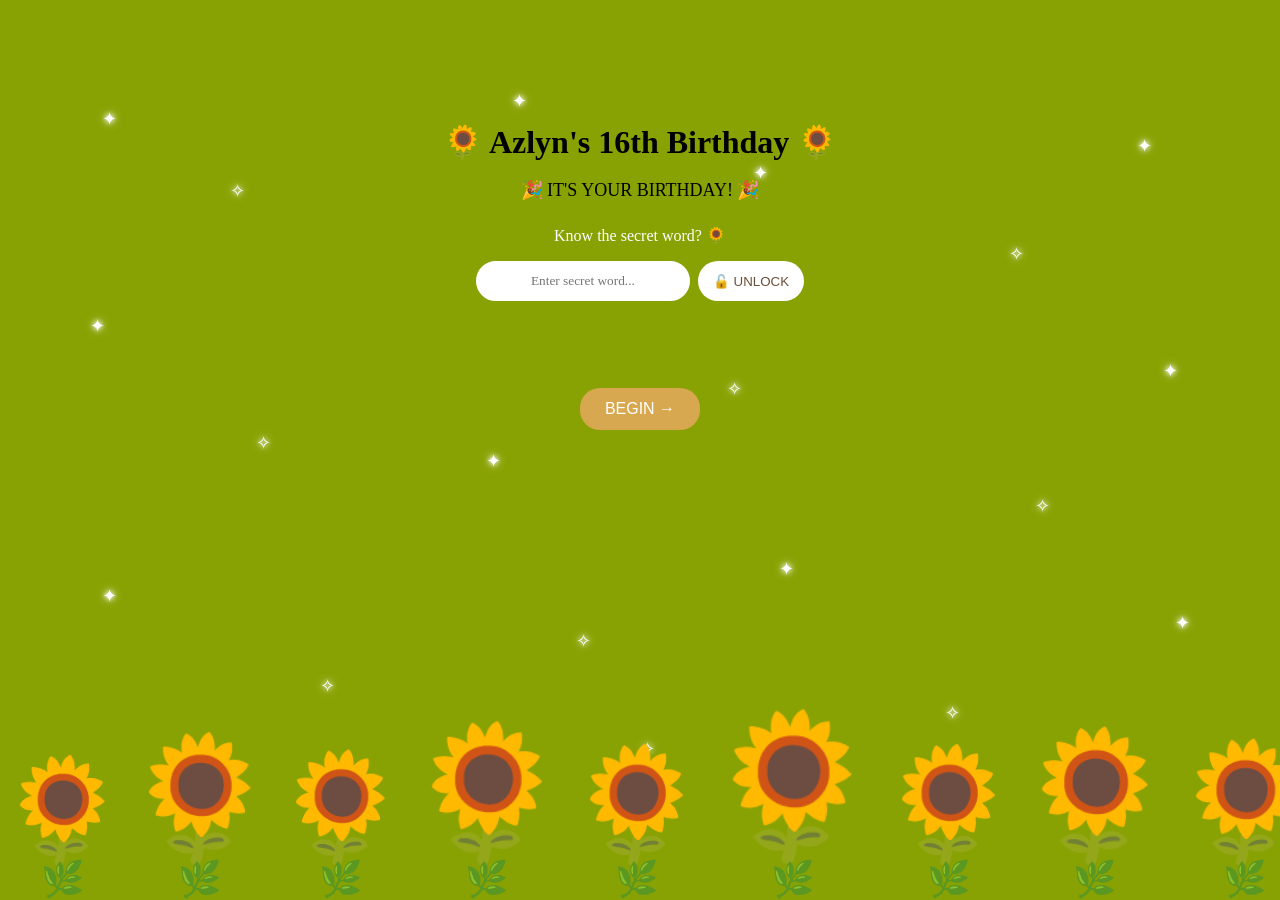
<file: index.html>
<!DOCTYPE html>
<html lang="en">

<head>

    <meta charset="UTF-8">

    <meta name="viewport" content="width=device-width, initial-scale=1.0">

    <title>Azlyn's Birthday</title>

    <link rel="stylesheet" href="style.css">

</head>


<body>

    <!-- ✨ SPARKLES -->

    <div class="sparkles">

        <span>✦</span>
        <span>✧</span>
        <span>✦</span>
        <span>✧</span>
        <span>✦</span>
        <span>✧</span>
        <span>✦</span>
        <span>✧</span>
        <span>✦</span>
        <span>✧</span>
        <span>✦</span>
        <span>✧</span>
        <span>✦</span>
        <span>✧</span>
        <span>✦</span>
        <span>✧</span>
        <span>✦</span>
        <span>✧</span>
        <span>✦</span>
        <span>✧</span>

    </div>


    <main>

        <!-- 🌻 TITLE -->

        <h1>🌻 Azlyn's 16th Birthday 🌻</h1>

        <p id="message">
            Something special is coming...
        </p>


        <!-- ⏰ COUNTDOWN -->

        <div id="timer">

            <div class="time-box">

                <span id="days">0</span>

                <small>DAYS</small>

            </div>


            <div class="time-box">

                <span id="hours">0</span>

                <small>HOURS</small>

            </div>


            <div class="time-box">

                <span id="minutes">0</span>

                <small>MINUTES</small>

            </div>


            <div class="time-box">

                <span id="seconds">0</span>

                <small>SECONDS</small>

            </div>

        </div>


        <!-- 🌻 SECRET WORD -->

        <div id="secretArea">

            <p>Know the secret word? 🌻</p>

            <div class="secretInput">

                <input
                    type="text"
                    id="secretWord"
                    placeholder="Enter secret word..."
                    autocomplete="off"
                >

                <button id="unlockButton" type="button">
                    🔓 UNLOCK
                </button>

            </div>

            <p id="secretMessage"></p>

        </div>


        <!-- 🌻 BEGIN BUTTON -->

        <button id="startButton" type="button">
            BEGIN →
        </button>


        <!-- 🌻 SUNFLOWER GARDEN -->

        <div class="garden">

            <div class="sunflower flower1"></div>
            <div class="sunflower flower2"></div>
            <div class="sunflower flower3"></div>
            <div class="sunflower flower4"></div>
            <div class="sunflower flower5"></div>
            <div class="sunflower flower6"></div>
            <div class="sunflower flower7"></div>
            <div class="sunflower flower8"></div>
            <div class="sunflower flower9"></div>
            <div class="sunflower flower10"></div>

        </div>


        <div class="garden">

            <div class="plant">🌻<span>🌿</span></div>
            <div class="plant">🌻<span>🌿</span></div>
            <div class="plant">🌻<span>🌿</span></div>
            <div class="plant">🌻<span>🌿</span></div>
            <div class="plant">🌻<span>🌿</span></div>
            <div class="plant">🌻<span>🌿</span></div>
            <div class="plant">🌻<span>🌿</span></div>
            <div class="plant">🌻<span>🌿</span></div>
            <div class="plant">🌻<span>🌿</span></div>
            <div class="plant">🌻<span>🌿</span></div>
            <div class="plant">🌻<span>🌿</span></div>
            <div class="plant">🌻<span>🌿</span></div>
            <div class="plant">🌻<span>🌿</span></div>

        </div>

    </main>


    <!-- 💻 JAVASCRIPT -->

    <script src="script.js"></script>

</body>

</html>
</file>
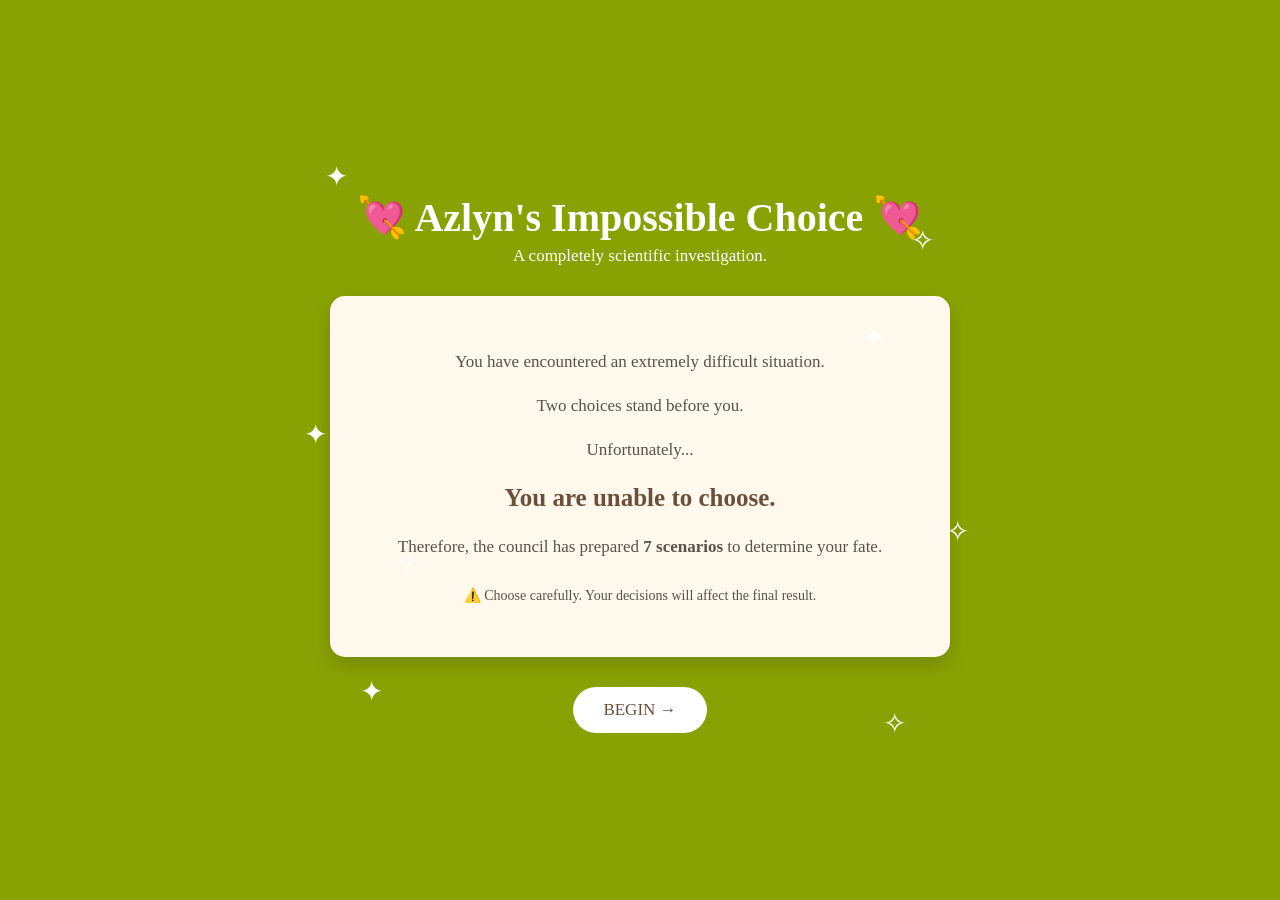
<file: choice.html>
<!DOCTYPE html>
<html lang="en">

<head>

    <meta charset="UTF-8">

    <meta name="viewport" content="width=device-width, initial-scale=1.0">

    <title>Azlyn's Impossible Choice</title>

    <link rel="stylesheet" href="choice.css">

</head>


<body>

    <main class="choice-page">

        <!-- ✨ SPARKLES -->

        <div class="sparkles">

            <span>✦</span>
            <span>✧</span>
            <span>✦</span>
            <span>✧</span>
            <span>✦</span>
            <span>✧</span>
            <span>✦</span>
            <span>✧</span>

        </div>


        <!-- 💘 TITLE -->

        <h1>
            💘 Azlyn's Impossible Choice 💘
        </h1>


        <p class="subtitle">
            A completely scientific investigation.
        </p>


        <!-- 📜 INTRODUCTION -->

        <div class="intro">

            <p>
                You have encountered an extremely difficult
                situation.
            </p>

            <p>
                Two choices stand before you.
            </p>

            <p>
                Unfortunately...
            </p>

            <h2>
                You are unable to choose.
            </h2>

            <p>
                Therefore, the council has prepared
                <strong>7 scenarios</strong> to determine
                your fate.
            </p>

            <p class="warning">
                ⚠️ Choose carefully. Your decisions will
                affect the final result.
            </p>

        </div>


        <!-- 🎮 BEGIN -->

        <button id="beginChoice">
            BEGIN →
        </button>

    </main>


    <script src="choice.js"></script>

</body>

</html>
</file>
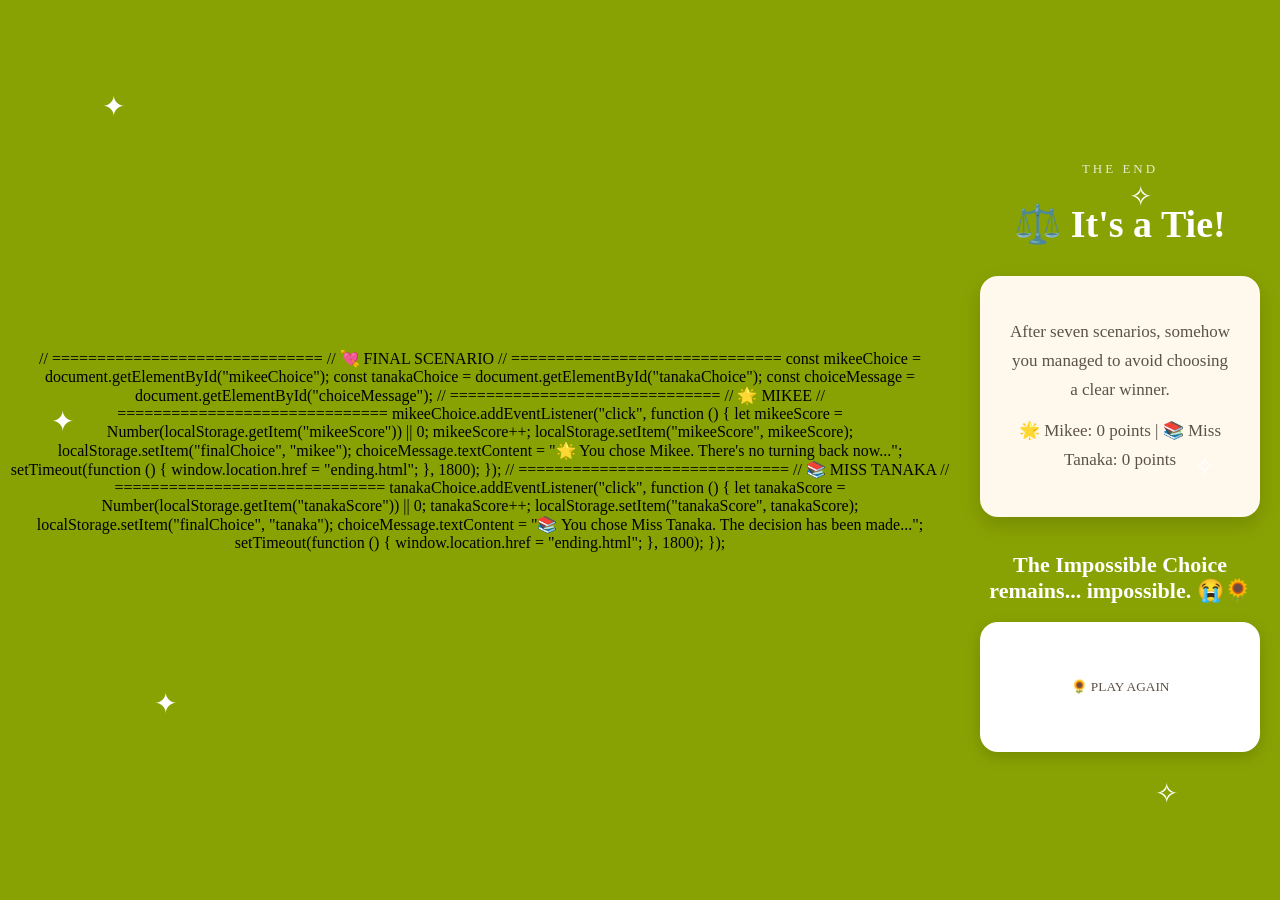
<file: ending.html>
// ==============================
// 💘 FINAL SCENARIO
// ==============================

const mikeeChoice = document.getElementById("mikeeChoice");
const tanakaChoice = document.getElementById("tanakaChoice");

const choiceMessage = document.getElementById("choiceMessage");


// ==============================
// 🌟 MIKEE
// ==============================

mikeeChoice.addEventListener("click", function () {

    let mikeeScore =
        Number(localStorage.getItem("mikeeScore")) || 0;

    mikeeScore++;

    localStorage.setItem("mikeeScore", mikeeScore);

    localStorage.setItem("finalChoice", "mikee");


    choiceMessage.textContent =
        "🌟 You chose Mikee. There's no turning back now...";


    setTimeout(function () {

        window.location.href = "ending.html";

    }, 1800);

});


// ==============================
// 📚 MISS TANAKA
// ==============================

tanakaChoice.addEventListener("click", function () {

    let tanakaScore =
        Number(localStorage.getItem("tanakaScore")) || 0;

    tanakaScore++;

    localStorage.setItem("tanakaScore", tanakaScore);

    localStorage.setItem("finalChoice", "tanaka");


    choiceMessage.textContent =
        "📚 You chose Miss Tanaka. The decision has been made...";


    setTimeout(function () {

        window.location.href = "ending.html";

    }, 1800);

});
<!DOCTYPE html>
<html lang="en">

<head>

    <meta charset="UTF-8">

    <meta name="viewport" content="width=device-width, initial-scale=1.0">

    <title>Azlyn's Impossible Choice — Ending</title>

    <link rel="stylesheet" href="scenario.css">

</head>


<body>

    <main class="scenario-page">

        <!-- ✨ SPARKLES -->

        <div class="sparkles">

            <span>✦</span>
            <span>✧</span>
            <span>✦</span>
            <span>✧</span>
            <span>✦</span>
            <span>✧</span>

        </div>


        <!-- 🏆 TITLE -->

        <p class="scenario-number">
            THE END
        </p>


        <h1 id="endingTitle">
            🏆 The Decision
        </h1>


        <!-- 📖 ENDING -->

        <div class="story">

            <p id="endingText">
                Calculating your extremely important decision...
            </p>

            <p id="scoreText"></p>

        </div>


        <!-- 🌻 FINAL MESSAGE -->

        <h2 id="finalMessage"></h2>


        <!-- 🔄 RESTART -->

        <button
            class="choice-button"
            id="restartButton"
        >

            🌻 PLAY AGAIN

        </button>


    </main>


    <script src="ending.js"></script>

</body>

</html>
</file>
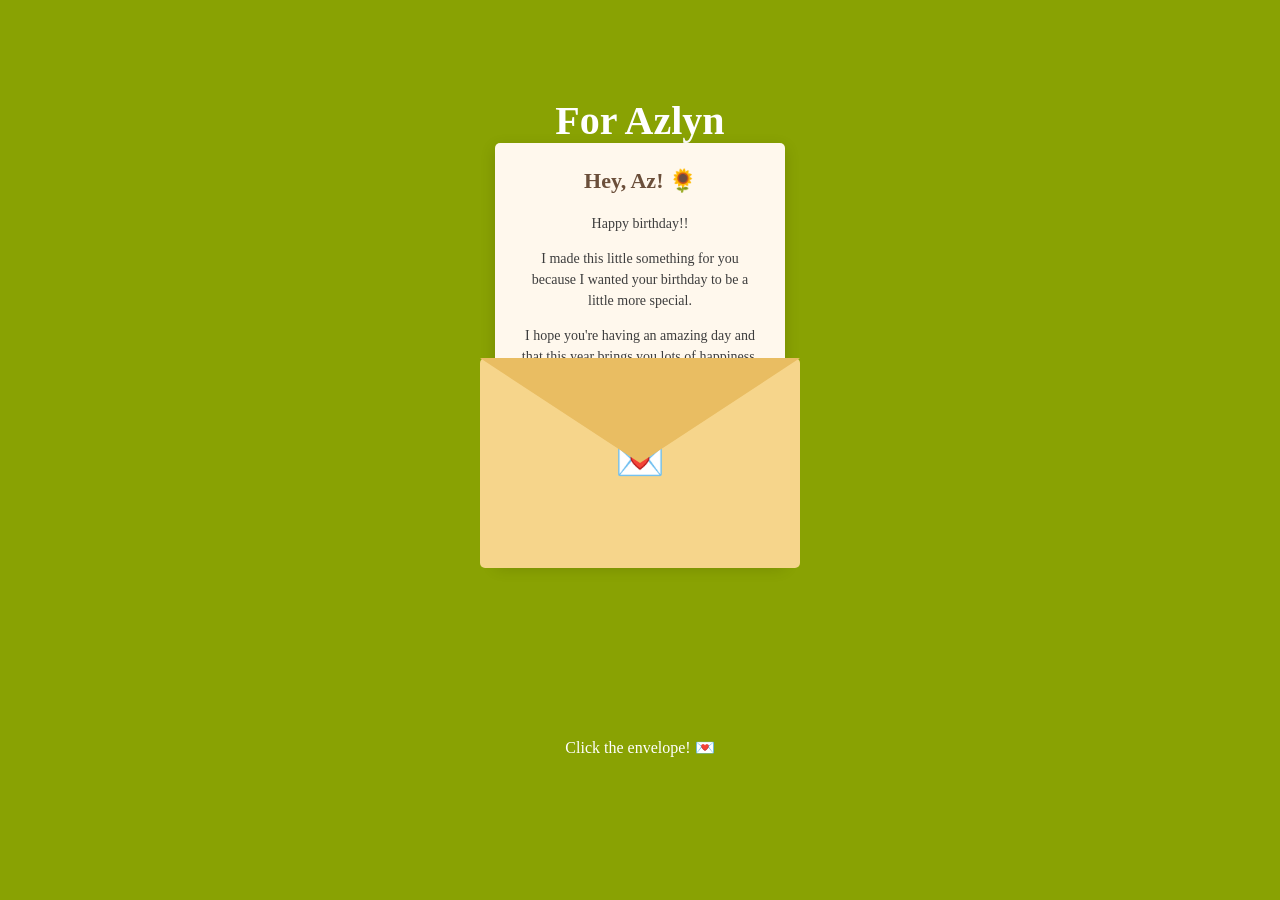
<file: page2.html>
<!DOCTYPE html>
<html lang="en">

<head>

    <meta charset="UTF-8">

    <meta name="viewport" content="width=device-width, initial-scale=1.0">

    <title>For Azlyn </title>

    <link rel="stylesheet" href="page2.css">

</head>


<body>

    <main class="page2">

        <h1>For Azlyn </h1>

        <p class="instruction">
            I have something for you...
        </p>


        <!-- 💌 ENVELOPE -->

        <div class="envelope-container">

            <div class="envelope" id="envelope">

                <!-- Letter inside -->
                <div class="letter">

                    <h2>Hey, Az! 🌻</h2>

                    <p>
                        Happy birthday!!
                    </p>

                    <p>
                        I made this little something for you
                        because I wanted your birthday to be
                        a little more special.
                    </p>

                    <p>
                        I hope you're having an amazing day and that
                        this year brings you lots of happiness, good memories,
                        and plenty of moments that make you smile.
                    </p>

                    <p class="signature">
                        — Riri 
                    </p>

                </div>


                <!-- Envelope front -->

                <div class="envelope-front">

                    <span>💌</span>

                </div>


                <!-- Envelope flap -->

                <div class="envelope-flap"></div>

            </div>

        </div>


        <p class="click-message">
            Click the envelope! 💌
        </p>


        <button id="nextButton">
            NEXT → 
        </button>

    </main>


    <script src="page2.js"></script>

</body>

</html>
</file>
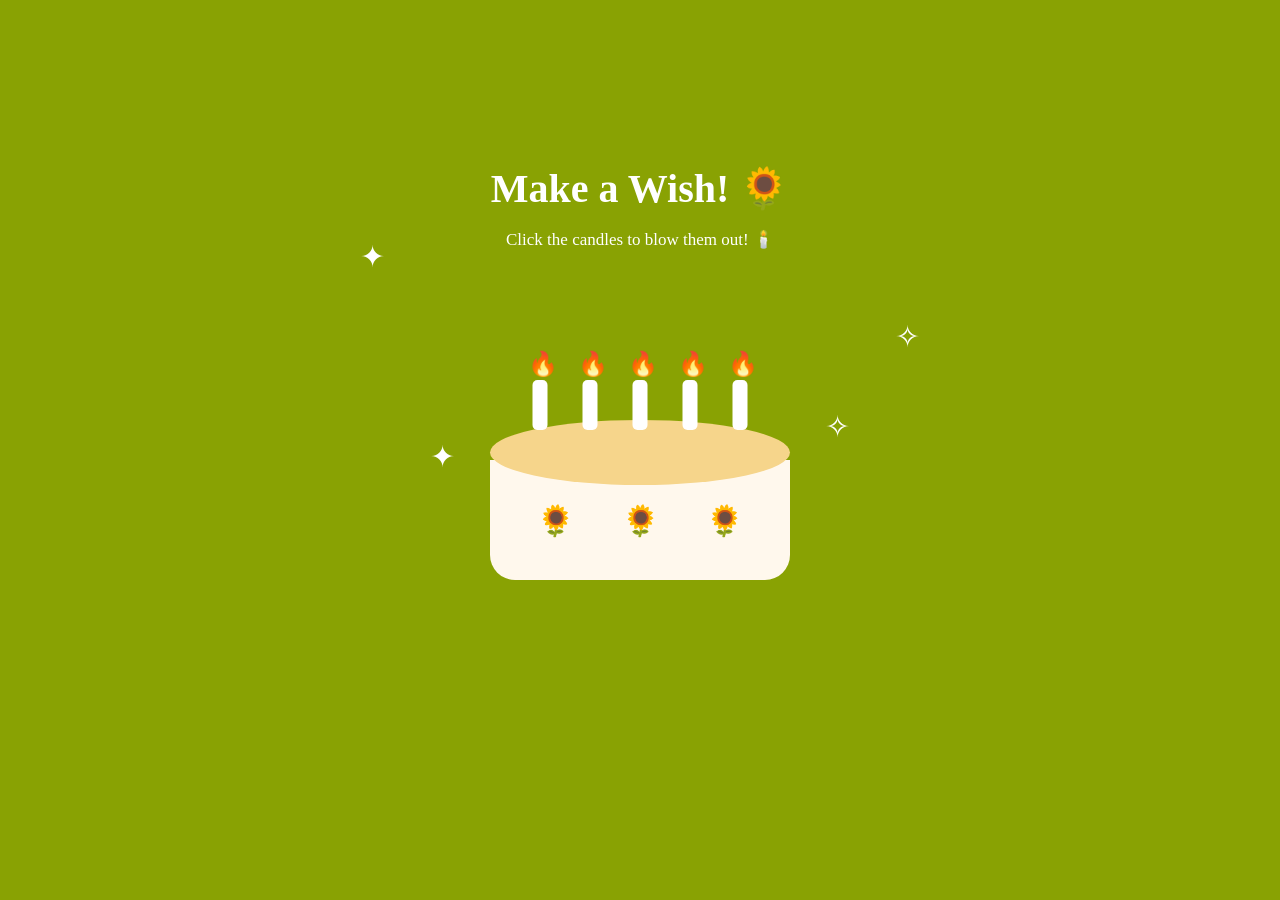
<file: page3.html>
<!DOCTYPE html>
<html lang="en">

<head>

    <meta charset="UTF-8">

    <meta name="viewport" content="width=device-width, initial-scale=1.0">

    <title>Make a Wish 🎂</title>

    <link rel="stylesheet" href="page3.css">

</head>


<body>

    <main class="page3">

        <h1>Make a Wish! 🌻</h1>

        <p class="instruction">
            Click the candles to blow them out! 🕯️
        </p>


        <!-- ✨ SPARKLES -->

        <div class="sparkle sparkle1">✦</div>
        <div class="sparkle sparkle2">✧</div>
        <div class="sparkle sparkle3">✦</div>
        <div class="sparkle sparkle4">✧</div>


        <!-- 🎂 CAKE -->

        <div class="cake-area">

            <div class="candles">

                <div class="candle" data-candle="1">
                    <div class="flame">🔥</div>
                    <div class="stick"></div>
                </div>

                <div class="candle" data-candle="2">
                    <div class="flame">🔥</div>
                    <div class="stick"></div>
                </div>

                <div class="candle" data-candle="3">
                    <div class="flame">🔥</div>
                    <div class="stick"></div>
                </div>

                <div class="candle" data-candle="4">
                    <div class="flame">🔥</div>
                    <div class="stick"></div>
                </div>

                <div class="candle" data-candle="5">
                    <div class="flame">🔥</div>
                    <div class="stick"></div>
                </div>

            </div>


            <div class="cake">

                <div class="cake-top"></div>

                <div class="cake-body">

                    <div class="decoration">🌻</div>
                    <div class="decoration">🌻</div>
                    <div class="decoration">🌻</div>

                </div>

            </div>

        </div>


        <!-- 🎉 MESSAGE -->

        <div id="wishMessage">

            <h2>✨ Make a wish, Az! ✨</h2>

            <p>
                Happy 16th birthday! 🌻
            </p>

        </div>


        <!-- 💌 NEXT -->

        <button id="nextButton">

            NEXT → 💌

        </button>

    </main>


    <script src="page3.js"></script>

</body>

</html>
</file>
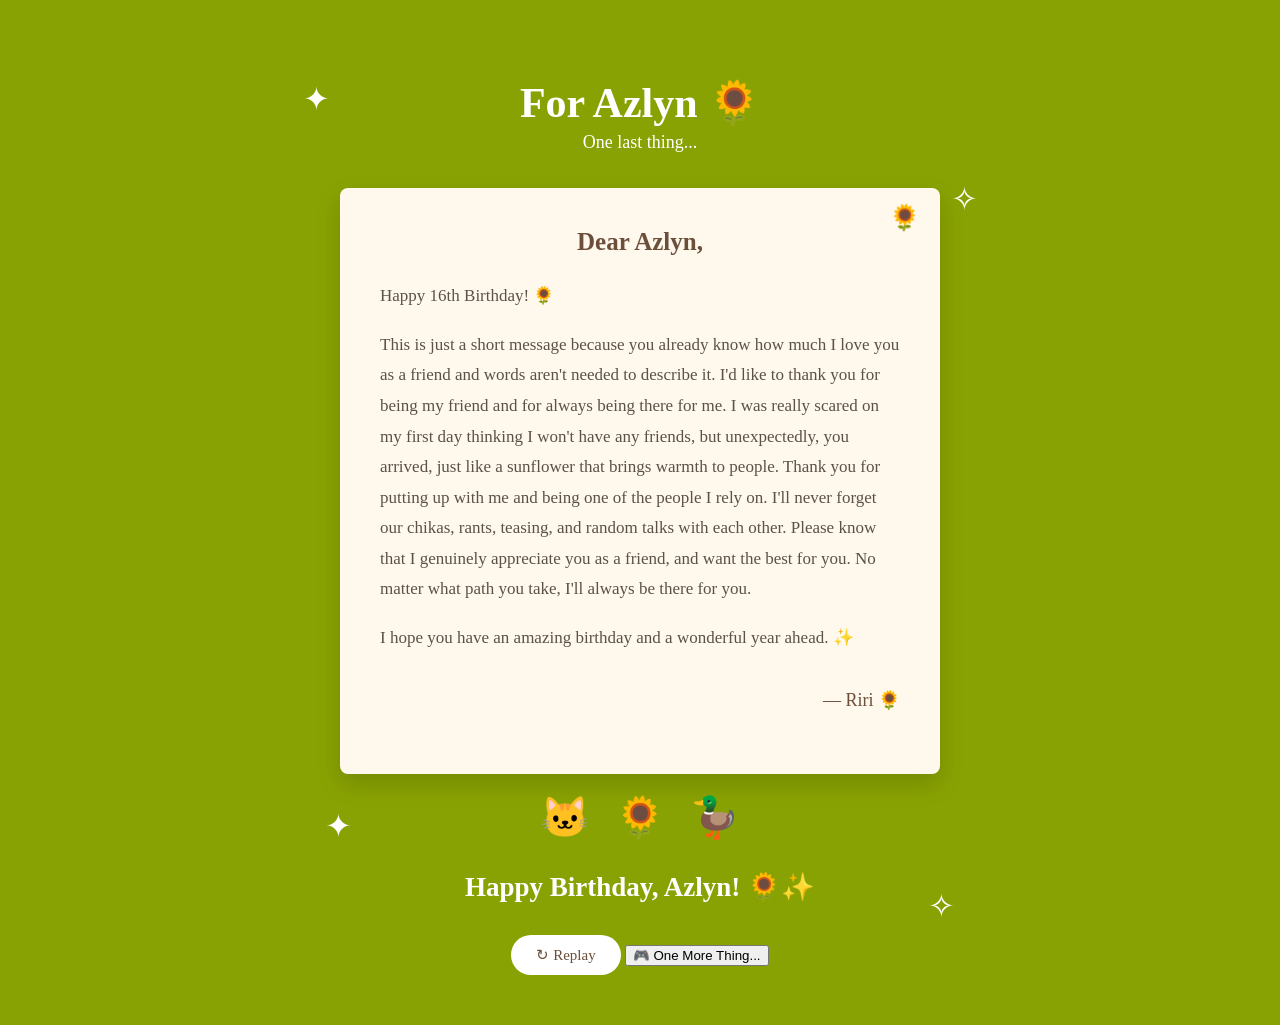
<file: page4.html>
<!DOCTYPE html>
<html lang="en">

<head>

    <meta charset="UTF-8">

    <meta name="viewport" content="width=device-width, initial-scale=1.0">

    <title>For Azlyn 🌻</title>

    <link rel="stylesheet" href="page4.css">

</head>


<body>

    <main class="page4">

        <!-- ✨ DECORATIONS -->

        <div class="sparkle sparkle1">✦</div>
        <div class="sparkle sparkle2">✧</div>
        <div class="sparkle sparkle3">✦</div>
        <div class="sparkle sparkle4">✧</div>


        <!-- 🌻 TITLE -->

        <h1>For Azlyn 🌻</h1>

        <p class="subtitle">
            One last thing...
        </p>


        <!-- 💌 LETTER -->

        <div class="letter">

            <h2>Dear Azlyn,</h2>

            <p>
                Happy 16th Birthday! 🌻
            </p>

            <p>
                This is just a short message because you already know how much I love you as a friend
                and words aren't needed to describe it. I'd like to thank you for being my friend and
                for always being there for me. I was really scared on my first day thinking I won't have
                any friends, but unexpectedly, you arrived, just like a sunflower that brings warmth to people.
                Thank you for putting up with me and being one of the people I rely on. I'll never forget our chikas, rants,
                teasing, and random talks with each other.  Please know that I genuinely appreciate you as a friend, and want the
                best for you. No matter what path you take, I'll always be there for you.
            </p>

            <p>
                I hope you have an amazing birthday
                and a wonderful year ahead. ✨
            </p>

            <p class="signature">
                — Riri 🌻
            </p>

        </div>


        <!-- 🐱🦆 LITTLE FRIENDS -->

        <div class="animals">

            <span>🐱</span>

            <span>🌻</span>

            <span>🦆</span>

        </div>


        <!-- 🌻 FINAL MESSAGE -->

        <h2 class="finalMessage">
            Happy Birthday, Azlyn! 🌻✨
        </h2>


       <div class="finalButtons">

    <button id="replayButton">
        ↻ Replay
    </button>

    <button id="choiceButton">
        🎮 One More Thing...
    </button>

</div>
    </main>


    <script src="page4.js"></script>

</body>

</html>
</file>
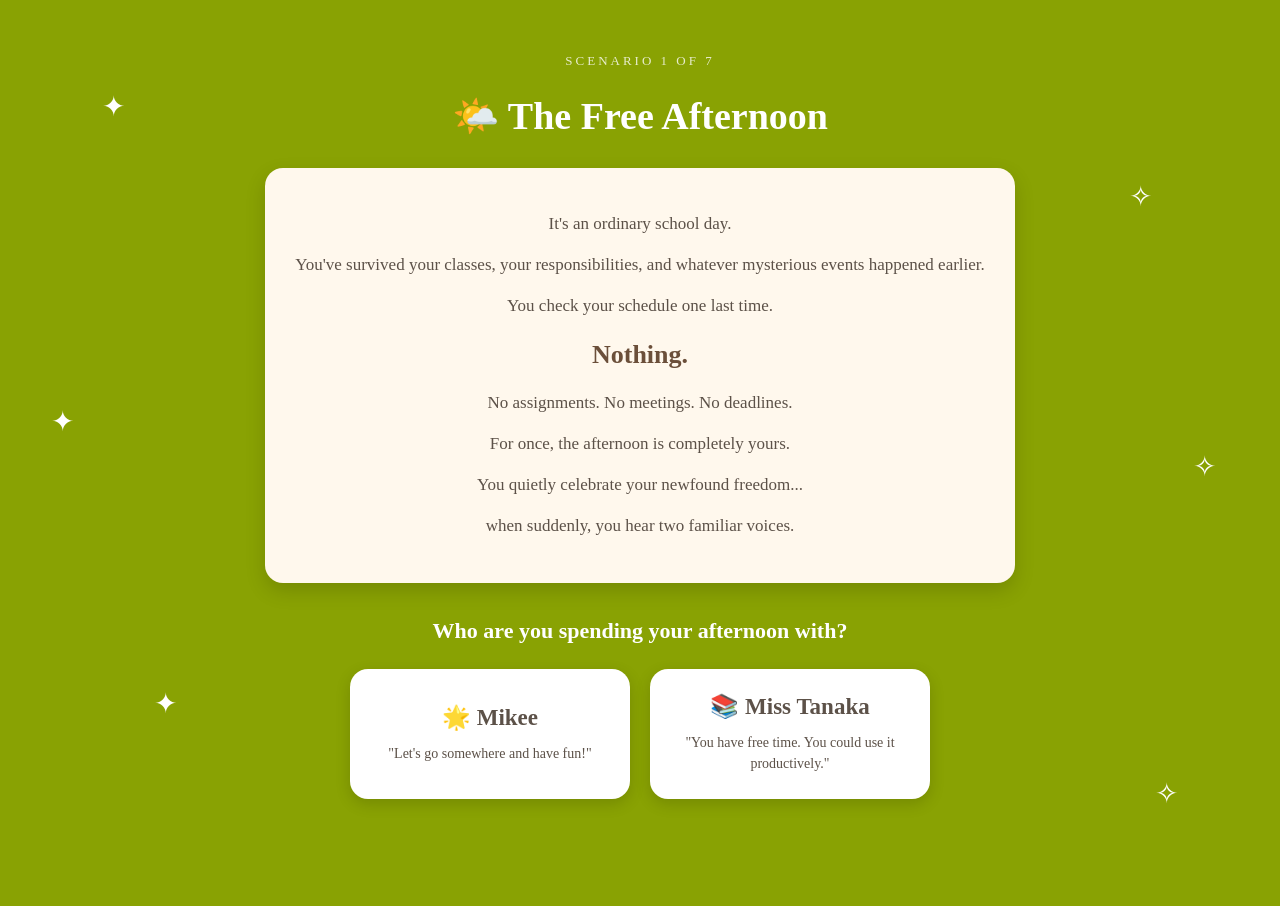
<file: scenario1.html>
<!DOCTYPE html>
<html lang="en">

<head>

    <meta charset="UTF-8">

    <meta name="viewport" content="width=device-width, initial-scale=1.0">

    <title>Scenario 1 — The Free Afternoon</title>

    <link rel="stylesheet" href="scenario.css">

</head>


<body>

    <main class="scenario-page">

        <!-- ✨ SPARKLES -->

        <div class="sparkles">

            <span>✦</span>
            <span>✧</span>
            <span>✦</span>
            <span>✧</span>
            <span>✦</span>
            <span>✧</span>

        </div>


        <!-- 🌤️ SCENARIO NUMBER -->

        <p class="scenario-number">
            SCENARIO 1 OF 7
        </p>


        <!-- 🌤️ TITLE -->

        <h1>
            🌤️ The Free Afternoon
        </h1>


        <!-- 📖 STORY -->

        <div class="story">

            <p>
                It's an ordinary school day.
            </p>

            <p>
                You've survived your classes, your responsibilities,
                and whatever mysterious events happened earlier.
            </p>

            <p>
                You check your schedule one last time.
            </p>

            <p class="emphasis">
                Nothing.
            </p>

            <p>
                No assignments.
                No meetings.
                No deadlines.
            </p>

            <p>
                For once, the afternoon is completely yours.
            </p>

            <p>
                You quietly celebrate your newfound freedom...
            </p>

            <p>
                when suddenly, you hear two familiar voices.
            </p>

        </div>


        <!-- 💘 CHOICES -->

        <h2>
            Who are you spending your afternoon with?
        </h2>


        <div class="choices">

            <!-- 🌟 MIKEE -->

            <button
                class="choice-button"
                id="mikeeChoice"
            >

                <span class="choice-name">
                    🌟 Mikee
                </span>

                <span class="choice-description">
                    "Let's go somewhere and have fun!"
                </span>

            </button>


            <!-- 📚 TANAKA -->

            <button
                class="choice-button"
                id="tanakaChoice"
            >

                <span class="choice-name">
                    📚 Miss Tanaka
                </span>

                <span class="choice-description">
                    "You have free time. You could use it productively."
                </span>

            </button>

        </div>


        <!-- 💬 RESULT MESSAGE -->

        <p id="choiceMessage"></p>


    </main>


    <script src="scenario1.js"></script>

</body>

</html>
</file>
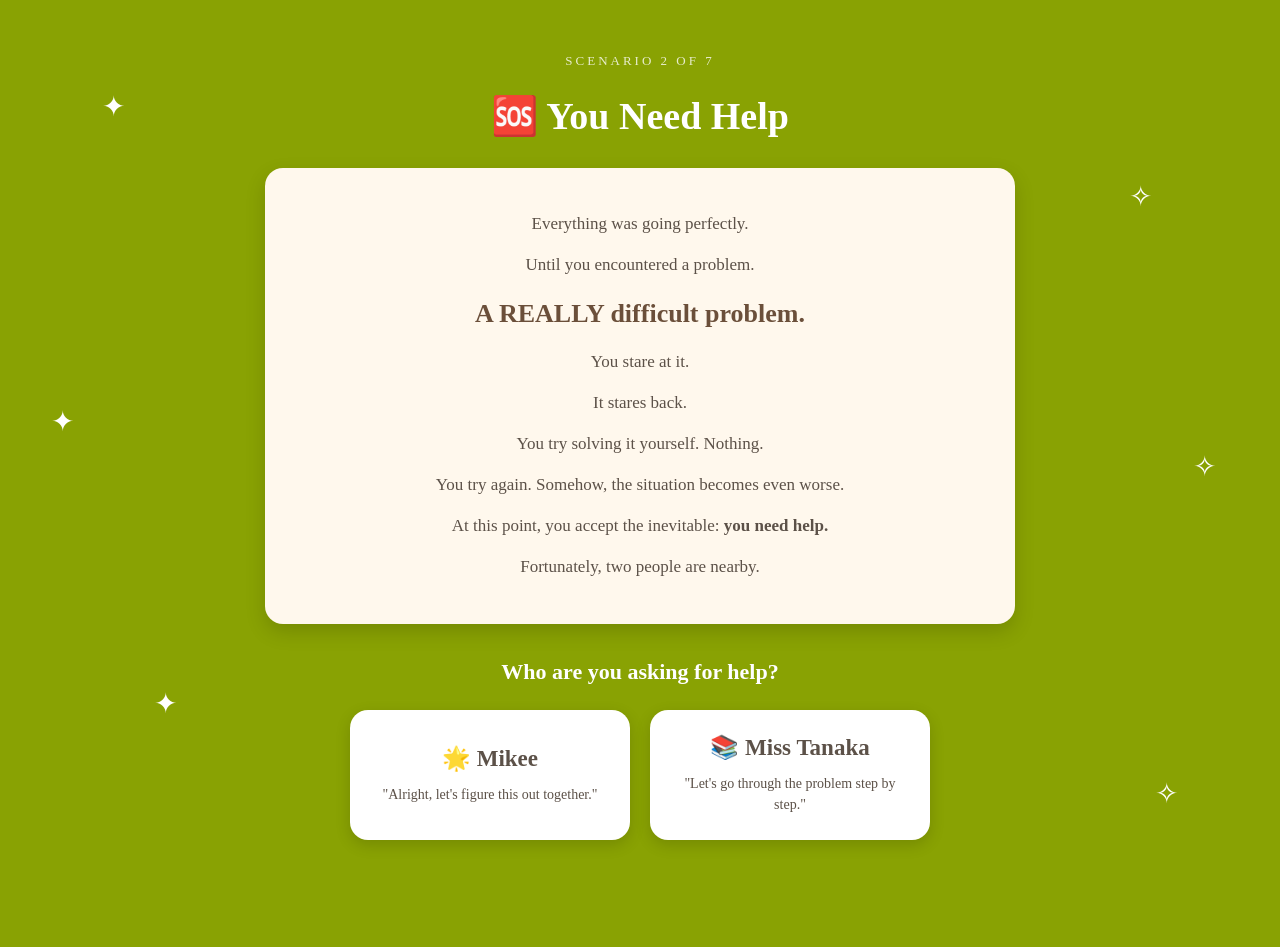
<file: scenario2.html>
<!DOCTYPE html>
<html lang="en">

<head>

    <meta charset="UTF-8">

    <meta name="viewport" content="width=device-width, initial-scale=1.0">

    <title>Scenario 2 — You Need Help</title>

    <link rel="stylesheet" href="scenario.css">

</head>


<body>

    <main class="scenario-page">

        <!-- ✨ SPARKLES -->

        <div class="sparkles">

            <span>✦</span>
            <span>✧</span>
            <span>✦</span>
            <span>✧</span>
            <span>✦</span>
            <span>✧</span>

        </div>


        <!-- 🔢 SCENARIO NUMBER -->

        <p class="scenario-number">
            SCENARIO 2 OF 7
        </p>


        <!-- 🆘 TITLE -->

        <h1>
            🆘 You Need Help
        </h1>


        <!-- 📖 STORY -->

        <div class="story">

            <p>
                Everything was going perfectly.
            </p>

            <p>
                Until you encountered a problem.
            </p>

            <p class="emphasis">
                A REALLY difficult problem.
            </p>

            <p>
                You stare at it.
            </p>

            <p>
                It stares back.
            </p>

            <p>
                You try solving it yourself.
                Nothing.
            </p>

            <p>
                You try again.
                Somehow, the situation becomes even worse.
            </p>

            <p>
                At this point, you accept the inevitable:
                <strong>you need help.</strong>
            </p>

            <p>
                Fortunately, two people are nearby.
            </p>

        </div>


        <!-- 💘 QUESTION -->

        <h2>
            Who are you asking for help?
        </h2>


        <!-- 💘 CHOICES -->

        <div class="choices">


            <!-- 🌟 MIKEE -->

            <button
                class="choice-button"
                id="mikeeChoice"
            >

                <span class="choice-name">
                    🌟 Mikee
                </span>

                <span class="choice-description">
                    "Alright, let's figure this out together."
                </span>

            </button>


            <!-- 📚 TANAKA -->

            <button
                class="choice-button"
                id="tanakaChoice"
            >

                <span class="choice-name">
                    📚 Miss Tanaka
                </span>

                <span class="choice-description">
                    "Let's go through the problem step by step."
                </span>

            </button>


        </div>


        <!-- 💬 RESULT -->

        <p id="choiceMessage"></p>


    </main>


    <script src="scenario2.js"></script>

</body>

</html>
</file>
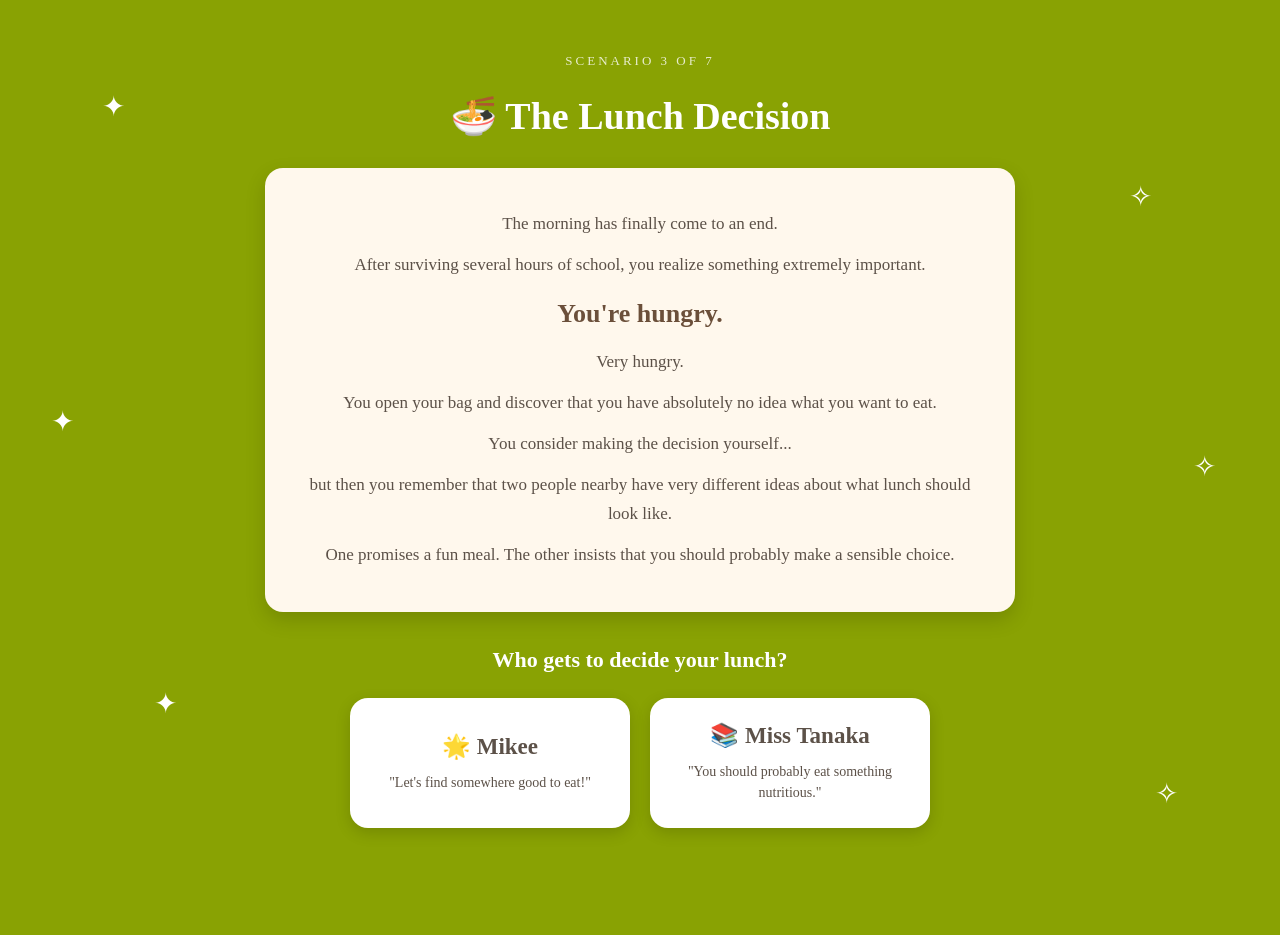
<file: scenario3.html>
<!DOCTYPE html>
<html lang="en">

<head>

    <meta charset="UTF-8">

    <meta name="viewport" content="width=device-width, initial-scale=1.0">

    <title>Scenario 3 — The Lunch Decision</title>

    <link rel="stylesheet" href="scenario.css">

</head>


<body>

    <main class="scenario-page">

        <!-- ✨ SPARKLES -->

        <div class="sparkles">

            <span>✦</span>
            <span>✧</span>
            <span>✦</span>
            <span>✧</span>
            <span>✦</span>
            <span>✧</span>

        </div>


        <!-- 🔢 SCENARIO NUMBER -->

        <p class="scenario-number">
            SCENARIO 3 OF 7
        </p>


        <!-- 🍜 TITLE -->

        <h1>
            🍜 The Lunch Decision
        </h1>


        <!-- 📖 STORY -->

        <div class="story">

            <p>
                The morning has finally come to an end.
            </p>

            <p>
                After surviving several hours of school,
                you realize something extremely important.
            </p>

            <p class="emphasis">
                You're hungry.
            </p>

            <p>
                Very hungry.
            </p>

            <p>
                You open your bag and discover that you
                have absolutely no idea what you want to eat.
            </p>

            <p>
                You consider making the decision yourself...
            </p>

            <p>
                but then you remember that two people nearby
                have very different ideas about what lunch
                should look like.
            </p>

            <p>
                One promises a fun meal.
                The other insists that you should probably
                make a sensible choice.
            </p>

        </div>


        <!-- 💘 QUESTION -->

        <h2>
            Who gets to decide your lunch?
        </h2>


        <!-- 💘 CHOICES -->

        <div class="choices">


            <!-- 🌟 MIKEE -->

            <button
                class="choice-button"
                id="mikeeChoice"
            >

                <span class="choice-name">
                    🌟 Mikee
                </span>

                <span class="choice-description">
                    "Let's find somewhere good to eat!"
                </span>

            </button>


            <!-- 📚 TANAKA -->

            <button
                class="choice-button"
                id="tanakaChoice"
            >

                <span class="choice-name">
                    📚 Miss Tanaka
                </span>

                <span class="choice-description">
                    "You should probably eat something nutritious."
                </span>

            </button>


        </div>


        <!-- 💬 RESULT -->

        <p id="choiceMessage"></p>


    </main>


    <script src="scenario3.js"></script>

</body>

</html>
</file>
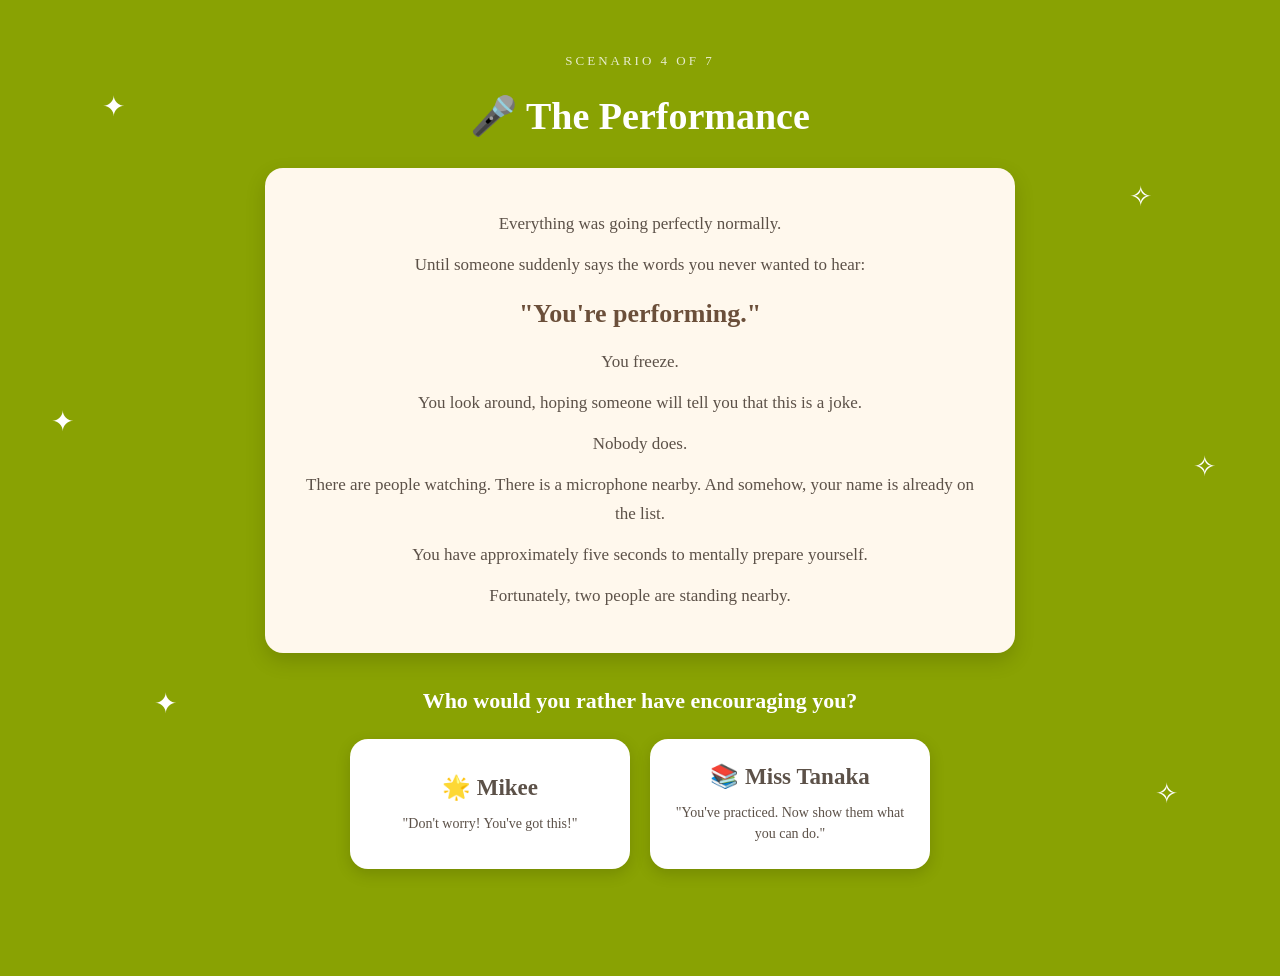
<file: scenario4.html>
<!DOCTYPE html>
<html lang="en">

<head>

    <meta charset="UTF-8">

    <meta name="viewport" content="width=device-width, initial-scale=1.0">

    <title>Scenario 4 — The Performance</title>

    <link rel="stylesheet" href="scenario.css">

</head>

<body>

    <main class="scenario-page">

        <!-- ✨ SPARKLES -->

        <div class="sparkles">

            <span>✦</span>
            <span>✧</span>
            <span>✦</span>
            <span>✧</span>
            <span>✦</span>
            <span>✧</span>

        </div>


        <!-- 🔢 SCENARIO NUMBER -->

        <p class="scenario-number">
            SCENARIO 4 OF 7
        </p>


        <!-- 🎤 TITLE -->

        <h1>
            🎤 The Performance
        </h1>


        <!-- 📖 STORY -->

        <div class="story">

            <p>
                Everything was going perfectly normally.
            </p>

            <p>
                Until someone suddenly says the words
                you never wanted to hear:
            </p>

            <p class="emphasis">
                "You're performing."
            </p>

            <p>
                You freeze.
            </p>

            <p>
                You look around, hoping someone will tell
                you that this is a joke.
            </p>

            <p>
                Nobody does.
            </p>

            <p>
                There are people watching.
                There is a microphone nearby.
                And somehow, your name is already on the list.
            </p>

            <p>
                You have approximately five seconds
                to mentally prepare yourself.
            </p>

            <p>
                Fortunately, two people are standing nearby.
            </p>

        </div>


        <!-- 💘 QUESTION -->

        <h2>
            Who would you rather have encouraging you?
        </h2>


        <!-- 💘 CHOICES -->

        <div class="choices">


            <!-- 🌟 MIKEE -->

            <button
                class="choice-button"
                id="mikeeChoice"
            >

                <span class="choice-name">
                    🌟 Mikee
                </span>

                <span class="choice-description">
                    "Don't worry! You've got this!"
                </span>

            </button>


            <!-- 📚 TANAKA -->

            <button
                class="choice-button"
                id="tanakaChoice"
            >

                <span class="choice-name">
                    📚 Miss Tanaka
                </span>

                <span class="choice-description">
                    "You've practiced. Now show them what you can do."
                </span>

            </button>


        </div>


        <!-- 💬 RESULT -->

        <p id="choiceMessage"></p>


    </main>


    <script src="scenario4.js"></script>

</body>

</html>
</file>
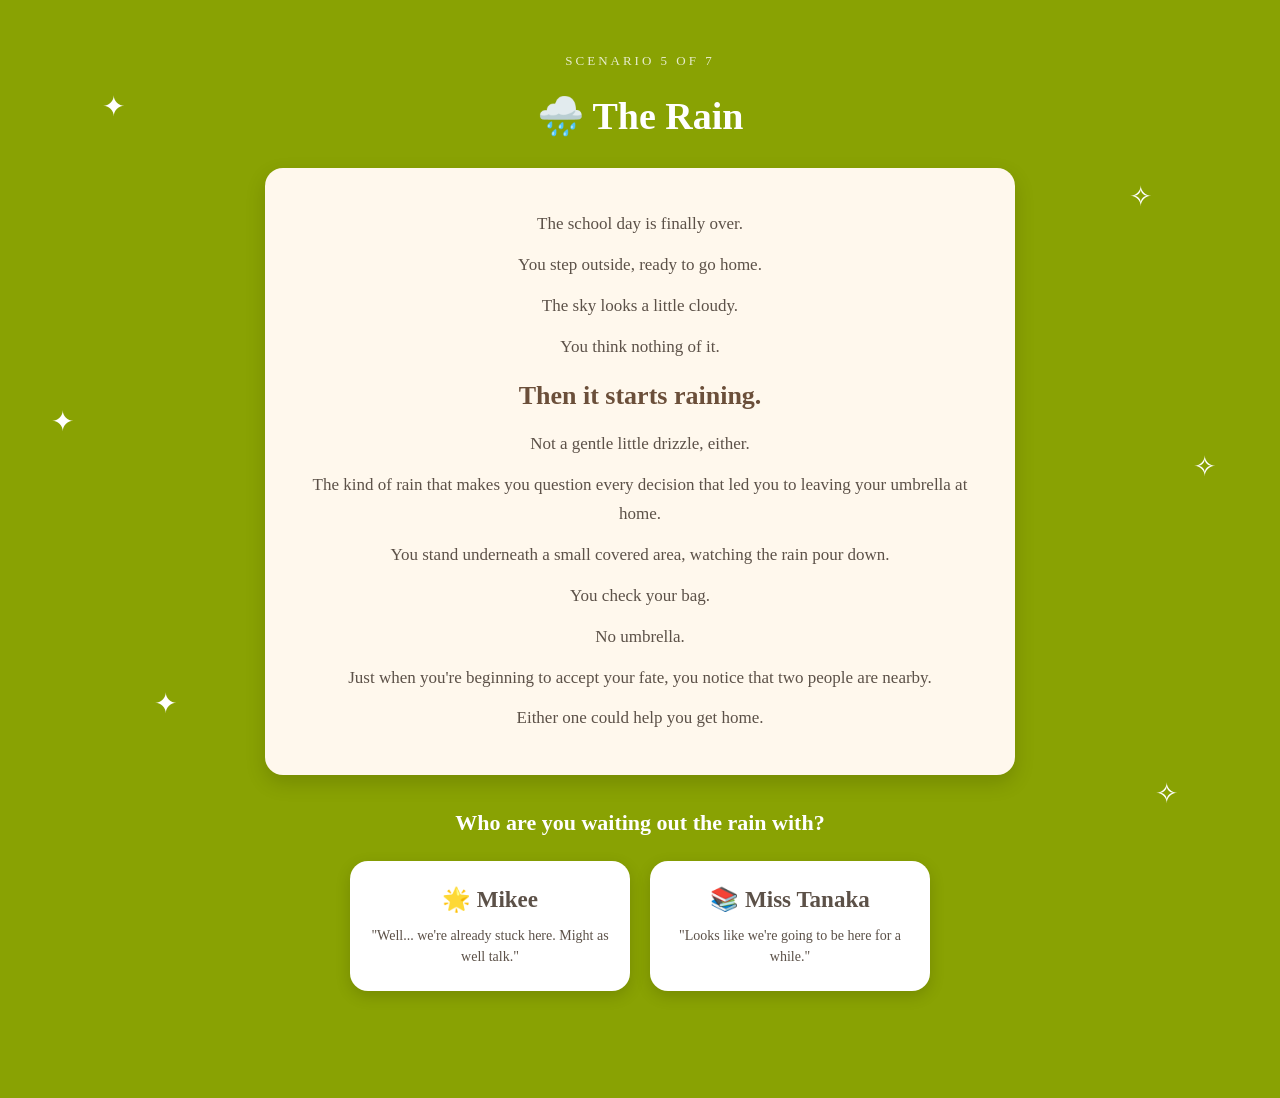
<file: scenario5.html>
<!DOCTYPE html>
<html lang="en">

<head>

    <meta charset="UTF-8">

    <meta name="viewport" content="width=device-width, initial-scale=1.0">

    <title>Scenario 5 — The Rain</title>

    <link rel="stylesheet" href="scenario.css">

</head>

<body>

    <main class="scenario-page">

        <!-- ✨ SPARKLES -->

        <div class="sparkles">

            <span>✦</span>
            <span>✧</span>
            <span>✦</span>
            <span>✧</span>
            <span>✦</span>
            <span>✧</span>

        </div>


        <!-- 🔢 SCENARIO NUMBER -->

        <p class="scenario-number">
            SCENARIO 5 OF 7
        </p>


        <!-- 🌧️ TITLE -->

        <h1>
            🌧️ The Rain
        </h1>


        <!-- 📖 STORY -->

        <div class="story">

            <p>
                The school day is finally over.
            </p>

            <p>
                You step outside, ready to go home.
            </p>

            <p>
                The sky looks a little cloudy.
            </p>

            <p>
                You think nothing of it.
            </p>

            <p class="emphasis">
                Then it starts raining.
            </p>

            <p>
                Not a gentle little drizzle, either.
            </p>

            <p>
                The kind of rain that makes you question
                every decision that led you to leaving
                your umbrella at home.
            </p>

            <p>
                You stand underneath a small covered area,
                watching the rain pour down.
            </p>

            <p>
                You check your bag.
            </p>

            <p>
                No umbrella.
            </p>

            <p>
                Just when you're beginning to accept your fate,
                you notice that two people are nearby.
            </p>

            <p>
                Either one could help you get home.
            </p>

        </div>


        <!-- 💘 QUESTION -->

        <h2>
            Who are you waiting out the rain with?
        </h2>


        <!-- 💘 CHOICES -->

        <div class="choices">


            <!-- 🌟 MIKEE -->

            <button
                class="choice-button"
                id="mikeeChoice"
            >

                <span class="choice-name">
                    🌟 Mikee
                </span>

                <span class="choice-description">
                    "Well... we're already stuck here. Might as well talk."
                </span>

            </button>


            <!-- 📚 TANAKA -->

            <button
                class="choice-button"
                id="tanakaChoice"
            >

                <span class="choice-name">
                    📚 Miss Tanaka
                </span>

                <span class="choice-description">
                    "Looks like we're going to be here for a while."
                </span>

            </button>


        </div>


        <!-- 💬 RESULT -->

        <p id="choiceMessage"></p>


    </main>


    <script src="scenario5.js"></script>

</body>

</html>
</file>
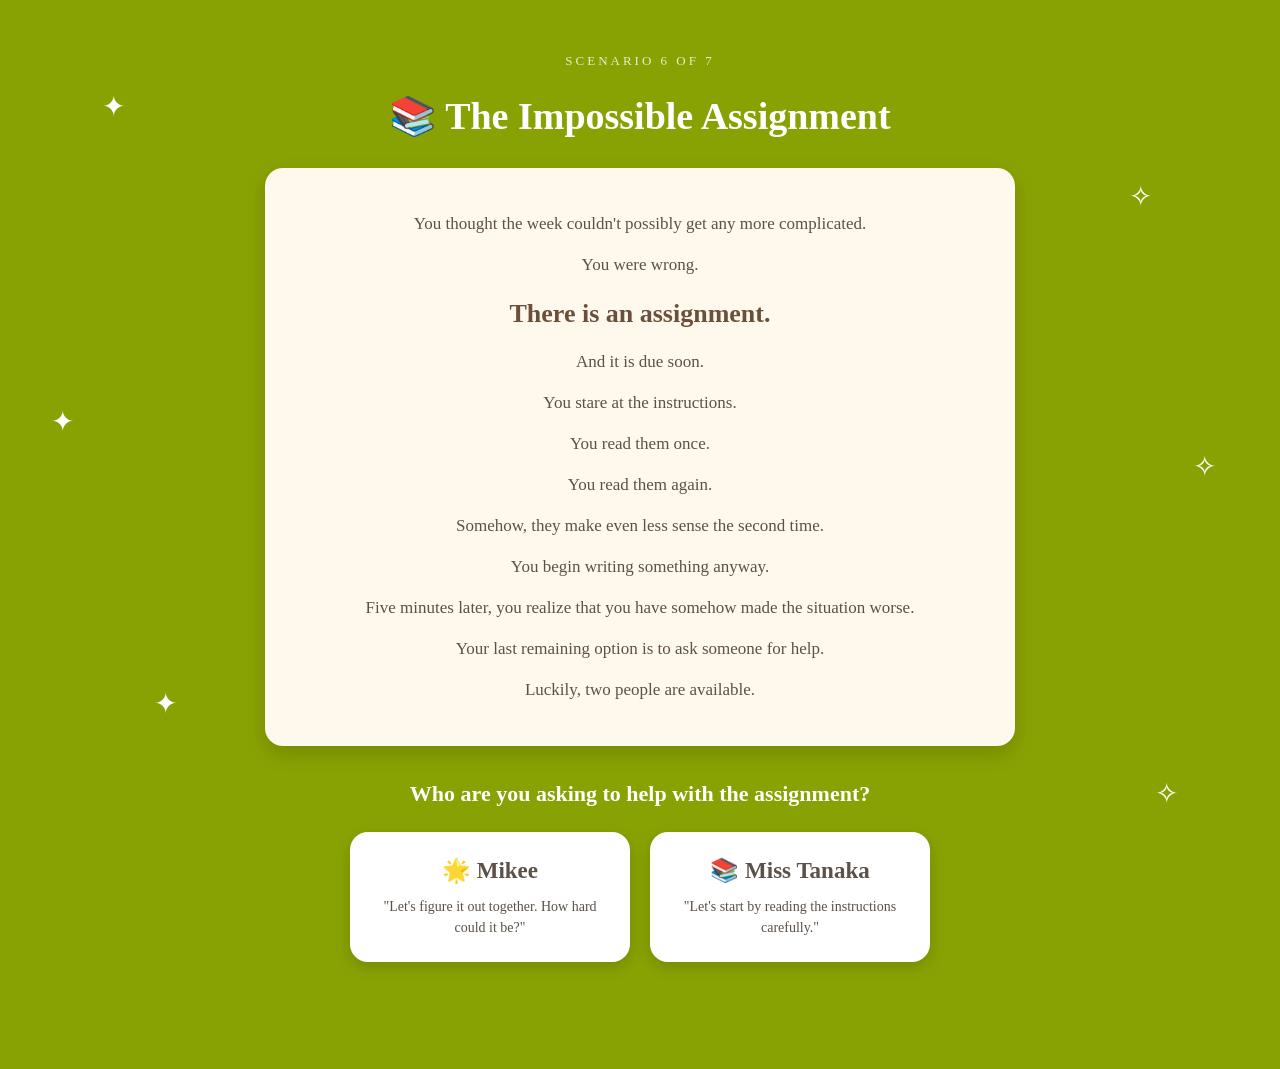
<file: scenario6.html>
<!DOCTYPE html>
<html lang="en">

<head>

    <meta charset="UTF-8">

    <meta name="viewport" content="width=device-width, initial-scale=1.0">

    <title>Scenario 6 — The Impossible Assignment</title>

    <link rel="stylesheet" href="scenario.css">

</head>

<body>

    <main class="scenario-page">

        <!-- ✨ SPARKLES -->

        <div class="sparkles">

            <span>✦</span>
            <span>✧</span>
            <span>✦</span>
            <span>✧</span>
            <span>✦</span>
            <span>✧</span>

        </div>


        <!-- 🔢 SCENARIO NUMBER -->

        <p class="scenario-number">
            SCENARIO 6 OF 7
        </p>


        <!-- 📚 TITLE -->

        <h1>
            📚 The Impossible Assignment
        </h1>


        <!-- 📖 STORY -->

        <div class="story">

            <p>
                You thought the week couldn't possibly
                get any more complicated.
            </p>

            <p>
                You were wrong.
            </p>

            <p class="emphasis">
                There is an assignment.
            </p>

            <p>
                And it is due soon.
            </p>

            <p>
                You stare at the instructions.
            </p>

            <p>
                You read them once.
            </p>

            <p>
                You read them again.
            </p>

            <p>
                Somehow, they make even less sense
                the second time.
            </p>

            <p>
                You begin writing something anyway.
            </p>

            <p>
                Five minutes later, you realize that
                you have somehow made the situation worse.
            </p>

            <p>
                Your last remaining option is to ask
                someone for help.
            </p>

            <p>
                Luckily, two people are available.
            </p>

        </div>


        <!-- 💘 QUESTION -->

        <h2>
            Who are you asking to help with the assignment?
        </h2>


        <!-- 💘 CHOICES -->

        <div class="choices">


            <!-- 🌟 MIKEE -->

            <button
                class="choice-button"
                id="mikeeChoice"
            >

                <span class="choice-name">
                    🌟 Mikee
                </span>

                <span class="choice-description">
                    "Let's figure it out together. How hard could it be?"
                </span>

            </button>


            <!-- 📚 TANAKA -->

            <button
                class="choice-button"
                id="tanakaChoice"
            >

                <span class="choice-name">
                    📚 Miss Tanaka
                </span>

                <span class="choice-description">
                    "Let's start by reading the instructions carefully."
                </span>

            </button>


        </div>


        <!-- 💬 RESULT -->

        <p id="choiceMessage"></p>


    </main>


    <script src="scenario6.js"></script>

</body>

</html>
</file>
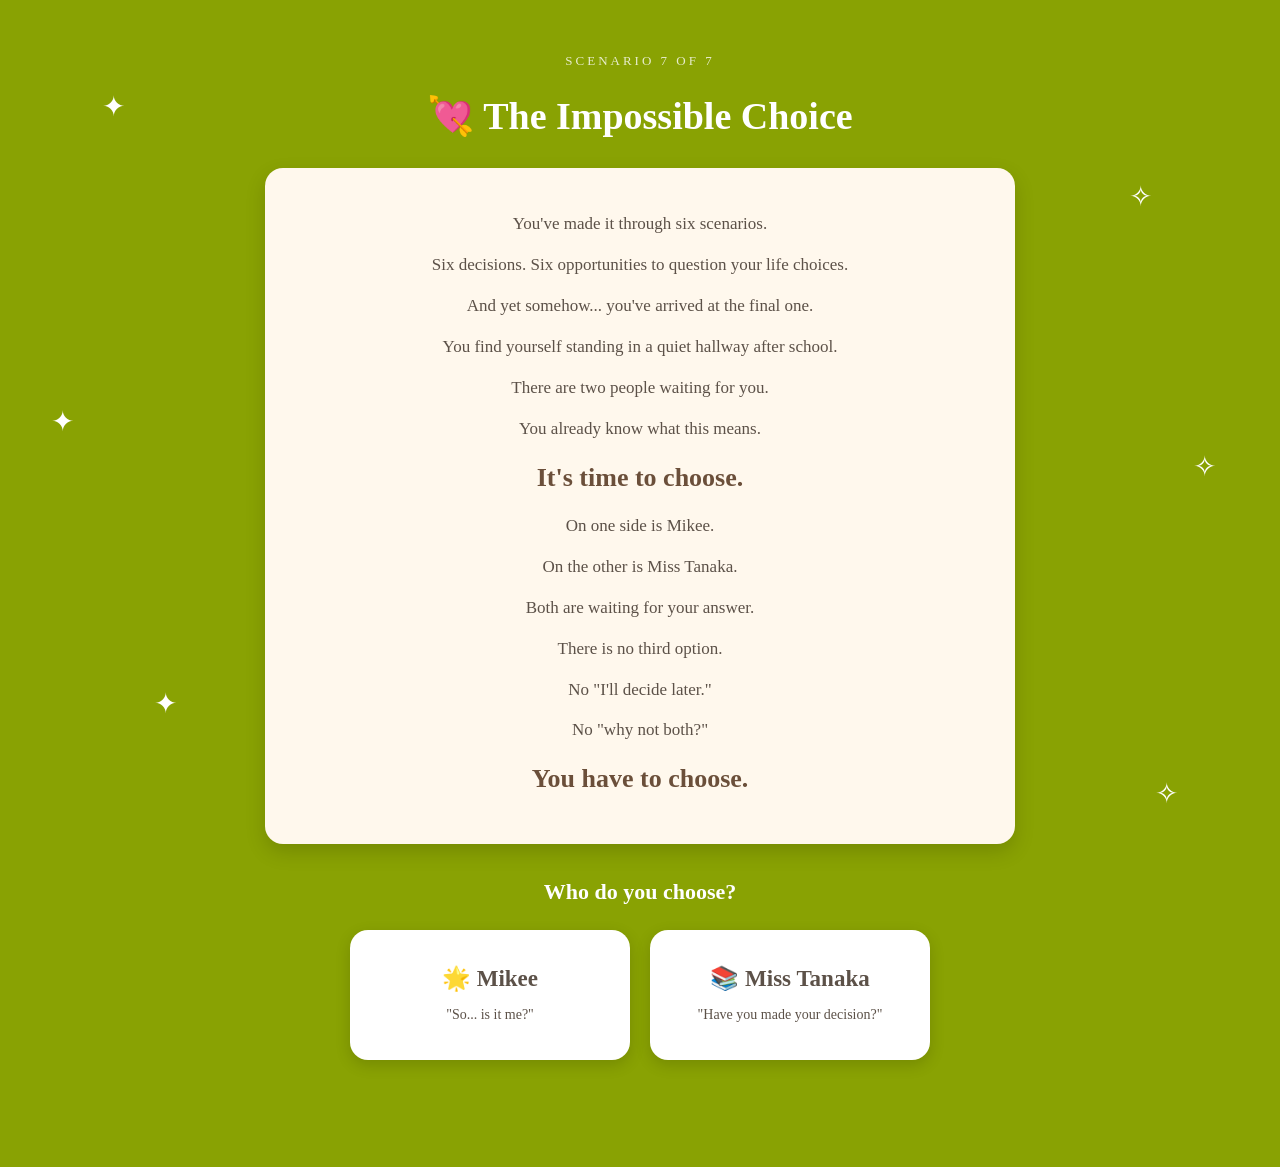
<file: scenario7.html>
<!DOCTYPE html>
<html lang="en">

<head>

    <meta charset="UTF-8">

    <meta name="viewport" content="width=device-width, initial-scale=1.0">

    <title>Scenario 7 — The Impossible Choice</title>

    <link rel="stylesheet" href="scenario.css">

</head>


<body>

    <main class="scenario-page">

        <!-- ✨ SPARKLES -->

        <div class="sparkles">

            <span>✦</span>
            <span>✧</span>
            <span>✦</span>
            <span>✧</span>
            <span>✦</span>
            <span>✧</span>

        </div>


        <!-- 🔢 SCENARIO NUMBER -->

        <p class="scenario-number">
            SCENARIO 7 OF 7
        </p>


        <!-- 💘 TITLE -->

        <h1>
            💘 The Impossible Choice
        </h1>


        <!-- 📖 STORY -->

        <div class="story">

            <p>
                You've made it through six scenarios.
            </p>

            <p>
                Six decisions.
                Six opportunities to question your life choices.
            </p>

            <p>
                And yet somehow...
                you've arrived at the final one.
            </p>

            <p>
                You find yourself standing in a quiet hallway
                after school.
            </p>

            <p>
                There are two people waiting for you.
            </p>

            <p>
                You already know what this means.
            </p>

            <p class="emphasis">
                It's time to choose.
            </p>

            <p>
                On one side is Mikee.
            </p>

            <p>
                On the other is Miss Tanaka.
            </p>

            <p>
                Both are waiting for your answer.
            </p>

            <p>
                There is no third option.
            </p>

            <p>
                No "I'll decide later."
            </p>

            <p>
                No "why not both?"
            </p>

            <p class="emphasis">
                You have to choose.
            </p>

        </div>


        <!-- 💘 FINAL QUESTION -->

        <h2>
            Who do you choose?
        </h2>


        <!-- 💘 FINAL CHOICES -->

        <div class="choices">


            <!-- 🌟 MIKEE -->

            <button
                class="choice-button"
                id="mikeeChoice"
            >

                <span class="choice-name">
                    🌟 Mikee
                </span>

                <span class="choice-description">
                    "So... is it me?"
                </span>

            </button>


            <!-- 📚 TANAKA -->

            <button
                class="choice-button"
                id="tanakaChoice"
            >

                <span class="choice-name">
                    📚 Miss Tanaka
                </span>

                <span class="choice-description">
                    "Have you made your decision?"
                </span>

            </button>


        </div>


        <!-- 💬 RESULT -->

        <p id="choiceMessage"></p>


    </main>


    <script src="scenario7.js"></script>

</body>

</html>
</file>
<file: style.css>
body {
    background-color: #89a203;
    font-family: "Playfair Display", serif;
    text-align: center;
    margin: 0;
    min-height: 100vh;

    display: flex;
    justify-content: center;
    align-items: center;
}


/* ==============================
   MAIN CONTENT
   ============================== */

main {
    padding: 30px;

    position: absolute;
    top: 8%;
    left: 0;

    width: 100%;
    box-sizing: border-box;

    z-index: 10;
}



/* ==============================
   TITLE
   ============================== */

h1 {
    color: #000;
    font-size: 32px;
    margin-bottom: 15px;
}


/* ==============================
   MESSAGE
   ============================== */

#message {
    color: #000;
    font-size: 18px;
}


/* ==============================
   COUNTDOWN
   ============================== */

#timer {
    display: flex;
    justify-content: center;
    gap: 15px;

    margin-top: 40px;

    flex-wrap: wrap;
}


/* Individual time boxes */

.time-box {
    background-color: white;

    padding: 20px;

    border-radius: 15px;

    width: 75px;

    box-shadow: 0 4px 10px rgba(0, 0, 0, 0.1);
}


/* Big numbers */

.time-box span {
    display: block;

    font-size: 35px;

    font-weight: bold;

    color: #000;
}


/* DAYS / HOURS / MINUTES / SECONDS */

.time-box small {
    color: #000;

    font-size: 11px;
}


/* ==============================
   BEGIN BUTTON
   ============================== */

#startButton {
    display: none;

    margin-top: 35px;

    padding: 12px 25px;

    border: none;

    border-radius: 20px;

    background-color: #d7a84f;

    color: white;

    font-size: 16px;

    cursor: pointer;

    transition: transform 0.2s;
}


#startButton:hover {
    transform: scale(1.05);
}


/* 🌻 SUNFLOWER GARDEN */

.garden {
    position: fixed;

    bottom: 0;
    left: 0;

    width: 100%;
    height: 42vh;

    display: flex;
    justify-content: space-around;
    align-items: flex-end;

    pointer-events: auto;

    z-index: 1;
}



/* ==============================
   🌻 INDIVIDUAL PLANT
   ============================== */
.plant {
    font-size: 65px;

    display: flex;
    flex-direction: column;
    align-items: center;

    transform-origin: bottom center;

    transition: transform 0.3s ease;

    position: relative;
}
.plant:nth-child(1) {
    font-size: 100px;
}

.plant:nth-child(2) {
    font-size: 120px;
}

.plant:nth-child(3) {
    font-size: 105px;
}

.plant:nth-child(4) {
    font-size: 130px;
}

.plant:nth-child(5) {
    font-size: 110px;
}

.plant:nth-child(6) {
    font-size: 140px;
}

.plant:nth-child(7) {
    font-size: 110px;
}

.plant:nth-child(8) {
    font-size: 125px;
}

.plant:nth-child(9) {
    font-size: 115px;
}

.plant:nth-child(10) {
    font-size: 135px;
}

/* 🌿 Leaves */

.plant span {
    font-size: 35px;
    margin-top: -10px;
}
/* ==============================
   ✨ WHITE FLOATING SPARKLES
   ============================== */

.sparkles {
    position: fixed;

    inset: 0;

    pointer-events: none;

    z-index: 3;
}


.sparkles span {
    position: absolute;

    color: white;

    font-size: 18px;

    text-shadow:
        0 0 5px white,
        0 0 10px white;

    animation: sparkle 3s ease-in-out infinite;
}


/* ==============================
   ✨ SPARKLE POSITIONS
   ============================== */

.sparkles span:nth-child(1) {
    top: 12%;
    left: 8%;
}

.sparkles span:nth-child(2) {
    top: 20%;
    left: 18%;
    animation-delay: 0.4s;
}

.sparkles span:nth-child(3) {
    top: 35%;
    left: 7%;
    animation-delay: 0.8s;
}

.sparkles span:nth-child(4) {
    top: 48%;
    left: 20%;
    animation-delay: 1.2s;
}

.sparkles span:nth-child(5) {
    top: 65%;
    left: 8%;
    animation-delay: 1.6s;
}

.sparkles span:nth-child(6) {
    top: 75%;
    left: 25%;
    animation-delay: 2s;
}

.sparkles span:nth-child(7) {
    top: 15%;
    right: 10%;
    animation-delay: 0.3s;
}

.sparkles span:nth-child(8) {
    top: 27%;
    right: 20%;
    animation-delay: 0.7s;
}

.sparkles span:nth-child(9) {
    top: 40%;
    right: 8%;
    animation-delay: 1.1s;
}

.sparkles span:nth-child(10) {
    top: 55%;
    right: 18%;
    animation-delay: 1.5s;
}

.sparkles span:nth-child(11) {
    top: 68%;
    right: 7%;
    animation-delay: 1.9s;
}

.sparkles span:nth-child(12) {
    top: 78%;
    right: 25%;
    animation-delay: 2.3s;
}

.sparkles span:nth-child(13) {
    top: 10%;
    left: 40%;
    animation-delay: 0.6s;
}

.sparkles span:nth-child(14) {
    top: 30%;
    left: 45%;
    animation-delay: 1s;
}

.sparkles span:nth-child(15) {
    top: 50%;
    left: 38%;
    animation-delay: 1.4s;
}

.sparkles span:nth-child(16) {
    top: 70%;
    left: 45%;
    animation-delay: 1.8s;
}

.sparkles span:nth-child(17) {
    top: 18%;
    right: 40%;
    animation-delay: 0.9s;
}

.sparkles span:nth-child(18) {
    top: 42%;
    right: 42%;
    animation-delay: 1.3s;
}

.sparkles span:nth-child(19) {
    top: 62%;
    right: 38%;
    animation-delay: 1.7s;
}

.sparkles span:nth-child(20) {
    top: 82%;
    left: 50%;
    animation-delay: 2.1s;
}


/* ==============================
   ✨ SPARKLE ANIMATION
   ============================== */

@keyframes sparkle {

    0%, 100% {
        opacity: 0.2;
        transform: scale(0.6) rotate(0deg);
    }

    50% {
        opacity: 1;
        transform: scale(1.4) rotate(20deg);
    }

}
/* 🌻 SECRET WORD */

#secretArea {
    margin-top: 25px;
    color: white;
}

#secretArea p {
    font-size: 16px;
}

.secretInput {
    display: flex;
    justify-content: center;
    gap: 8px;
}

#secretWord {
    width: 190px;
    padding: 10px;
    border: 2px solid white;
    border-radius: 20px;
    outline: none;
    text-align: center;
    font-family: inherit;
}

#unlockButton {
    padding: 10px 15px;
    border: none;
    border-radius: 20px;
    background-color: white;
    color: #6b4f3a;
    cursor: pointer;
}

#secretMessage {
    min-height: 20px;
}
</file>
<file: choice.css>
/* ==============================
   💘 AZLYN'S IMPOSSIBLE CHOICE
   ============================== */

body {

    background-color: #89a203;

    font-family: "Playfair Display", serif;

    margin: 0;

    min-height: 100vh;

    display: flex;

    justify-content: center;

    align-items: center;

    text-align: center;

    overflow: hidden;

}


/* ==============================
   💘 MAIN PAGE
   ============================== */

.choice-page {

    width: 90%;

    max-width: 700px;

    position: relative;

    padding: 40px;

    box-sizing: border-box;

}


/* ==============================
   ✨ TITLE
   ============================== */

h1 {

    color: white;

    font-size: 40px;

    margin-bottom: 5px;

}


.subtitle {

    color: white;

    font-size: 17px;

    margin-top: 5px;

}


/* ==============================
   📜 INTRO
   ============================== */

.intro {

    background-color: #fff8ed;

    color: #5c5148;

    padding: 35px;

    margin: 30px auto;

    max-width: 550px;

    border-radius: 15px;

    box-shadow:
        0 8px 20px rgba(0, 0, 0, 0.15);

    animation: appear 1s ease;

}


.intro p {

    font-size: 17px;

    line-height: 1.6;

}


.intro h2 {

    color: #6b4f3a;

    font-size: 25px;

}


.warning {

    font-size: 14px !important;

    margin-top: 25px;

}


/* ==============================
   🎮 BUTTON
   ============================== */

#beginChoice {

    padding: 13px 30px;

    border: none;

    border-radius: 25px;

    background-color: white;

    color: #6b4f3a;

    font-family: inherit;

    font-size: 17px;

    cursor: pointer;

    transition: transform 0.2s ease;

}


#beginChoice:hover {

    transform: scale(1.08);

}


/* ==============================
   ✨ SPARKLES
   ============================== */

.sparkles span {

    position: absolute;

    color: white;

    font-size: 28px;

    animation: sparkle 2s infinite alternate;

}


.sparkles span:nth-child(1) {
    top: 5%;
    left: 5%;
}

.sparkles span:nth-child(2) {
    top: 15%;
    right: 8%;
}

.sparkles span:nth-child(3) {
    top: 45%;
    left: 2%;
}

.sparkles span:nth-child(4) {
    top: 60%;
    right: 3%;
}

.sparkles span:nth-child(5) {
    bottom: 10%;
    left: 10%;
}

.sparkles span:nth-child(6) {
    bottom: 5%;
    right: 12%;
}

.sparkles span:nth-child(7) {
    top: 30%;
    right: 15%;
}

.sparkles span:nth-child(8) {
    bottom: 30%;
    left: 15%;
}


/* ==============================
   ✨ ANIMATIONS
   ============================== */

@keyframes sparkle {

    from {

        opacity: 0.3;

        transform: translateY(0);

    }

    to {

        opacity: 1;

        transform: translateY(-10px);

    }

}


@keyframes appear {

    from {

        opacity: 0;

        transform: translateY(20px);

    }

    to {

        opacity: 1;

        transform: translateY(0);

    }

}
</file>
<file: scenario.css>
/* ==============================
   🌻 AZLYN'S IMPOSSIBLE CHOICE
   SCENARIO STYLE
   ============================== */

body {

    background-color: #89a203;

    font-family: "Playfair Display", serif;

    margin: 0;

    min-height: 100vh;

    display: flex;

    justify-content: center;

    align-items: center;

    text-align: center;

}


/* ==============================
   📖 MAIN
   ============================== */

.scenario-page {

    width: 90%;

    max-width: 750px;

    padding: 40px 20px;

    position: relative;

}


/* ==============================
   🔢 SCENARIO NUMBER
   ============================== */

.scenario-number {

    color: white;

    font-size: 13px;

    letter-spacing: 3px;

    opacity: 0.8;

}


/* ==============================
   🌤️ TITLE
   ============================== */

h1 {

    color: white;

    font-size: 38px;

    margin-bottom: 30px;

}


h2 {

    color: white;

    font-size: 22px;

    margin-top: 35px;

}


/* ==============================
   📖 STORY BOX
   ============================== */

.story {

    background-color: #fff8ed;

    color: #5c5148;

    padding: 30px;

    border-radius: 18px;

    box-shadow:
        0 8px 20px rgba(0, 0, 0, 0.15);

    line-height: 1.7;

    font-size: 17px;

    animation: appear 0.8s ease;

}


.story p {

    margin: 12px 0;

}


.emphasis {

    font-size: 26px;

    font-weight: bold;

    color: #6b4f3a;

}


/* ==============================
   💘 CHOICES
   ============================== */

.choices {

    display: flex;

    justify-content: center;

    gap: 20px;

    margin-top: 25px;

    flex-wrap: wrap;

}


.choice-button {

    width: 280px;

    min-height: 130px;

    padding: 20px;

    border: none;

    border-radius: 18px;

    background-color: white;

    color: #5c5148;

    font-family: inherit;

    cursor: pointer;

    box-shadow:
        0 5px 15px rgba(0, 0, 0, 0.15);

    transition:
        transform 0.2s ease,
        box-shadow 0.2s ease;

}


.choice-button:hover {

    transform: translateY(-6px);

    box-shadow:
        0 10px 20px rgba(0, 0, 0, 0.2);

}


.choice-name {

    display: block;

    font-size: 23px;

    font-weight: bold;

    margin-bottom: 12px;

}


.choice-description {

    display: block;

    font-size: 14px;

    line-height: 1.5;

}


/* ==============================
   💬 MESSAGE
   ============================== */

#choiceMessage {

    color: white;

    font-size: 17px;

    margin-top: 25px;

    min-height: 25px;

}


/* ==============================
   ✨ SPARKLES
   ============================== */

.sparkles span {

    position: fixed;

    color: white;

    font-size: 28px;

    animation: sparkle 2s infinite alternate;

}


.sparkles span:nth-child(1) {

    top: 10%;

    left: 8%;

}


.sparkles span:nth-child(2) {

    top: 20%;

    right: 10%;

}


.sparkles span:nth-child(3) {

    bottom: 20%;

    left: 12%;

}


.sparkles span:nth-child(4) {

    bottom: 10%;

    right: 8%;

}


.sparkles span:nth-child(5) {

    top: 45%;

    left: 4%;

}


.sparkles span:nth-child(6) {

    top: 50%;

    right: 5%;

}


/* ==============================
   ✨ ANIMATIONS
   ============================== */

@keyframes sparkle {

    from {

        opacity: 0.3;

        transform: translateY(0);

    }

    to {

        opacity: 1;

        transform: translateY(-8px);

    }

}


@keyframes appear {

    from {

        opacity: 0;

        transform: translateY(15px);

    }

    to {

        opacity: 1;

        transform: translateY(0);

    }

}


/* ==============================
   📱 MOBILE
   ============================== */

@media (max-width: 600px) {

    h1 {

        font-size: 30px;

    }


    .story {

        padding: 22px;

        font-size: 15px;

    }


    .choice-button {

        width: 100%;

    }

}
</file>
<file: page2.css>
/* ==============================
   🌻 PAGE 2
   ============================== */

body {

    background-color: #89a203;

    font-family: "Playfair Display", serif;

    margin: 0;

    min-height: 100vh;

    display: flex;

    justify-content: center;

    align-items: center;

    text-align: center;

}


.page2 {

    width: 90%;

    max-width: 700px;

}


/* ==============================
   🌻 TITLE
   ============================== */

h1 {

    color: white;

    font-size: 40px;

    margin-bottom: 5px;

}


.instruction {

    color: white;

    font-size: 18px;

    margin-bottom: 30px;

}


/* ==============================
   💌 ENVELOPE CONTAINER
   ============================== */

.envelope-container {

    display: flex;

    justify-content: center;

    align-items: center;

    height: 500px;

}


/* ==============================
   💌 ENVELOPE
   ============================== */

.envelope {

    width: 320px;

    height: 210px;

    position: relative;

    cursor: pointer;

}


/* ==============================
   💌 LETTER
   ============================== */

.letter {
    position: absolute;

    width: 290px;
    height: 420px; /* MUCH taller */

    background-color: #fff8ed;

    left: 15px;
    bottom: 5px;

    padding: 25px;

    box-sizing: border-box;

    border-radius: 5px;

    color: #3d3d3d;

    box-shadow:
        0 5px 15px rgba(0, 0, 0, 0.15);

    z-index: 1;

    transition:
        transform 0.8s ease,
        bottom 0.8s ease;

    overflow-y: auto;
}


.letter h2 {

    margin-top: 0;

    color: #6b4f3a;

    font-size: 22px;

}


.letter p {

    font-size: 14px;

    line-height: 1.5;

}


.signature {

    font-style: italic;

}


/* ==============================
   ✉️ ENVELOPE FRONT
   ============================== */

.envelope-front {

    position: absolute;

    bottom: 0;

    left: 0;

    width: 320px;

    height: 210px;

    background-color: #f6d58b;

    border-radius: 5px;

    z-index: 3;

}


/* Envelope center decoration */

.envelope-front span {

    position: absolute;

    top: 80px;

    left: 135px;

    font-size: 40px;

}


/* ==============================
   ✉️ ENVELOPE FLAP
   ============================== */

.envelope-flap {

    position: absolute;

    top: 0;

    left: 0;

    width: 0;

    height: 0;

    border-left: 160px solid transparent;

    border-right: 160px solid transparent;

    border-top: 105px solid #e9bd62;

    transform-origin: top center;

    transition: transform 0.8s ease;

    z-index: 4;

}


/* ==============================
   💌 WHEN ENVELOPE OPENS
   ============================== */

.envelope.open .envelope-flap {

    transform: rotateX(180deg);

}


.envelope.open .letter {

    transform: translateY(-180px);

}


/* ==============================
   ✨ CLICK MESSAGE
   ============================== */

.click-message {

    color: white;

    margin-top: 25px;

    font-size: 16px;

}


/* ==============================
   🎂 NEXT BUTTON
   ============================== */

#nextButton {
    display: block;

    margin: 30px auto 0;

    padding: 12px 28px;

    border: none;

    border-radius: 25px;

    background-color: white;

    color: #6b4f3a;

    font-family: inherit;

    font-size: 16px;

    cursor: pointer;

    opacity: 0;

    pointer-events: none;

    transform: translateY(10px);

    transition:
        opacity 0.5s ease,
        transform 0.5s ease;
}


#nextButton.show {
    opacity: 1;

    pointer-events: auto;

    transform: translateY(0);
}


#nextButton:hover {
    transform: scale(1.08);
}



#nextButton:hover {

    transform: scale(1.08);

}


#nextButton.show {

    opacity: 1;

    pointer-events: auto;

}
</file>
<file: page3.css>
/* ==============================
   🎂 PAGE 3
   ============================== */

body {
    background-color: #89a203;
    font-family: "Playfair Display", serif;
    margin: 0;
    min-height: 100vh;

    display: flex;
    justify-content: center;
    align-items: center;
    text-align: center;
}

.page3 {
    width: 90%;
    max-width: 700px;
    position: relative;
}


/* ==============================
   🌻 TITLE
   ============================== */

h1 {
    color: white;
    font-size: 40px;
    margin-bottom: 5px;
}

.instruction {
    color: white;
    font-size: 17px;
}


/* ==============================
   🎂 CAKE AREA
   ============================== */

.cake-area {
    position: relative;

    width: 400px;
    height: 330px;

    margin: 20px auto;
}


/* ==============================
   🎂 CAKE
   ============================== */

.cake {
    position: absolute;

    bottom: 20px;
    left: 50%;

    transform: translateX(-50%);

    width: 300px;
}


/* ==============================
   🍰 CAKE TOP
   ============================== */

.cake-top {
    width: 300px;
    height: 65px;

    background-color: #f6d58b;

    border-radius: 50%;

    position: relative;

    z-index: 3;
}


/* ==============================
   🍰 CAKE BODY
   ============================== */

.cake-body {
    width: 300px;
    height: 120px;

    background-color: #fff8ed;

    border-radius: 0 0 25px 25px;

    position: relative;

    /* Pull the body slightly underneath
       the cake top so there are NO gaps */
    margin-top: -25px;

    display: flex;
    justify-content: space-evenly;
    align-items: center;

    z-index: 2;
}


/* ==============================
   🌻 SUNFLOWER DECORATIONS
   ============================== */

.decoration {
    font-size: 30px;
}


/* ==============================
   🕯️ CANDLES
   ============================== */

.candles {
    position: absolute;

    /* MUCH closer to the cake */
    bottom: 170px;

    left: 50%;

    transform: translateX(-50%);

    display: flex;

    gap: 25px;

    z-index: 10;
}


.candle {
    cursor: pointer;

    width: 25px;
    height: 80px;

    position: relative;

    transition: transform 0.2s ease;
}


/* Little movement when hovering */

.candle:hover {
    transform: translateY(-5px);
}


/* ==============================
   🔥 FLAME
   ============================== */

.flame {
    font-size: 24px;

    height: 30px;

    animation: flicker 0.5s infinite alternate;
}


/* ==============================
   🕯️ CANDLE STICK
   ============================== */

.stick {
    width: 15px;
    height: 50px;

    background-color: white;

    border-radius: 5px;

    margin: auto;
}


/* ==============================
   🔥 FLAME ANIMATION
   ============================== */

@keyframes flicker {

    from {
        transform: scale(1);
    }

    to {
        transform: scale(1.15);
    }

}


/* ==============================
   🕯️ BLOWN OUT CANDLE
   ============================== */

.candle.out .flame {
    display: none;
}

.candle.out .stick {
    opacity: 0.6;
}


/* ==============================
   ✨ WISH MESSAGE
   ============================== */

#wishMessage {
    color: white;

    opacity: 0;

    transform: translateY(15px);

    transition:
        opacity 0.7s ease,
        transform 0.7s ease;
}


#wishMessage.show {
    opacity: 1;

    transform: translateY(0);
}


/* ==============================
   💌 NEXT BUTTON
   ============================== */

#nextButton {
    opacity: 0;

    pointer-events: none;

    margin-top: 15px;

    padding: 12px 28px;

    border: none;

    border-radius: 25px;

    background-color: white;

    color: #6b4f3a;

    font-family: inherit;

    font-size: 16px;

    cursor: pointer;

    transition:
        opacity 0.5s ease,
        transform 0.2s ease;
}


#nextButton.show {
    opacity: 1;

    pointer-events: auto;
}


#nextButton:hover {
    transform: scale(1.08);
}


/* ==============================
   ✨ SPARKLES
   ============================== */

.sparkle {
    position: absolute;

    color: white;

    font-size: 30px;

    animation: sparkleFloat 2s infinite alternate;
}


.sparkle1 {
    top: 100px;
    left: 10%;
}


.sparkle2 {
    top: 180px;
    right: 10%;
}


.sparkle3 {
    top: 300px;
    left: 20%;
}


.sparkle4 {
    top: 270px;
    right: 20%;
}


@keyframes sparkleFloat {

    from {
        opacity: 0.4;
        transform: translateY(0);
    }

    to {
        opacity: 1;
        transform: translateY(-10px);
    }

}
</file>
<file: page4.css>
/* ==============================
   💌 PAGE 4 — FINAL LETTER
   ============================== */

body {
    background-color: #89a203;

    font-family: "Playfair Display", serif;

    margin: 0;
    min-height: 100vh;

    display: flex;
    justify-content: center;
    align-items: center;

    text-align: center;

    overflow-x: hidden;
}


/* ==============================
   🌻 MAIN PAGE
   ============================== */

.page4 {
    width: 90%;
    max-width: 750px;

    position: relative;

    padding: 50px 0;
}


/* ==============================
   🌻 TITLE
   ============================== */

h1 {
    color: white;

    font-size: 42px;

    margin-bottom: 5px;

    animation: fadeDown 1s ease;
}


.subtitle {
    color: white;

    font-size: 18px;

    margin-top: 0;

    animation: fadeDown 1.2s ease;
}


/* ==============================
   💌 LETTER
   ============================== */

.letter {

    background-color: #fff8ed;

    width: 80%;

    max-width: 600px;

    margin: 35px auto 20px;

    padding: 40px;

    box-sizing: border-box;

    border-radius: 8px;

    text-align: left;

    box-shadow:
        0 10px 25px rgba(0, 0, 0, 0.15);

    position: relative;

    animation: letterAppear 1.5s ease;

}


/* Little paper corner */

.letter::before {

    content: "🌻";

    position: absolute;

    top: 15px;

    right: 20px;

    font-size: 25px;

}


.letter h2 {

    color: #6b4f3a;

    text-align: center;

    font-size: 25px;

    margin-top: 0;

    margin-bottom: 25px;

}


.letter p {

    color: #5c5148;

    font-size: 17px;

    line-height: 1.8;

    margin-bottom: 18px;

}


.signature {

    text-align: right;

    font-size: 18px !important;

    margin-top: 30px;

    color: #6b4f3a !important;

}


/* ==============================
   🐱🦆 ANIMALS
   ============================== */

.animals {

    display: flex;

    justify-content: center;

    align-items: center;

    gap: 25px;

    font-size: 40px;

    margin-top: 10px;

}


.animals span {

    display: inline-block;

    animation: animalBounce 2s infinite ease-in-out;

}


.animals span:nth-child(2) {

    animation-delay: 0.2s;

}


.animals span:nth-child(3) {

    animation-delay: 0.4s;

}


/* ==============================
   🌻 FINAL MESSAGE
   ============================== */

.finalMessage {

    color: white;

    font-size: 27px;

    margin-top: 30px;

    animation: fadeUp 2s ease;

}


/* ==============================
   🔄 REPLAY BUTTON
   ============================== */

#replayButton {

    margin-top: 10px;

    padding: 11px 25px;

    border: none;

    border-radius: 25px;

    background-color: white;

    color: #6b4f3a;

    font-family: inherit;

    font-size: 15px;

    cursor: pointer;

    transition: transform 0.2s ease;

}


#replayButton:hover {

    transform: scale(1.08);

}


/* =================
SPARKLES
   ============================== */

.sparkle {

    position: absolute;

    color: white;

    font-size: 32px;

    animation: sparkleFloat 2s infinite alternate;

}


.sparkle1 {

    top: 80px;

    left: 5%;

}


.sparkle2 {

    top: 180px;

    right: 5%;

}


.sparkle3 {

    bottom: 180px;

    left: 8%;

}


.sparkle4 {

    bottom: 100px;

    right: 8%;

}


/* ==============================
   ✨ ANIMATIONS
   ============================== */

@keyframes sparkleFloat {

    from {

        opacity: 0.3;

        transform: translateY(0) rotate(0deg);

    }

    to {

        opacity: 1;

        transform: translateY(-12px) rotate(10deg);

    }

}


@keyframes fadeDown {

    from {

        opacity: 0;

        transform: translateY(-20px);

    }

    to {

        opacity: 1;

        transform: translateY(0);

    }

}


@keyframes fadeUp {

    from {

        opacity: 0;

        transform: translateY(20px);

    }

    to {

        opacity: 1;

        transform: translateY(0);

    }

}


@keyframes letterAppear {

    from {

        opacity: 0;

        transform: translateY(30px) scale(0.95);

    }

    to {

        opacity: 1;

        transform: translateY(0) scale(1);

    }

}


@keyframes animalBounce {

    0%, 100% {

        transform: translateY(0);

    }

    50% {

        transform: translateY(-8px);

    }

}
</file>
